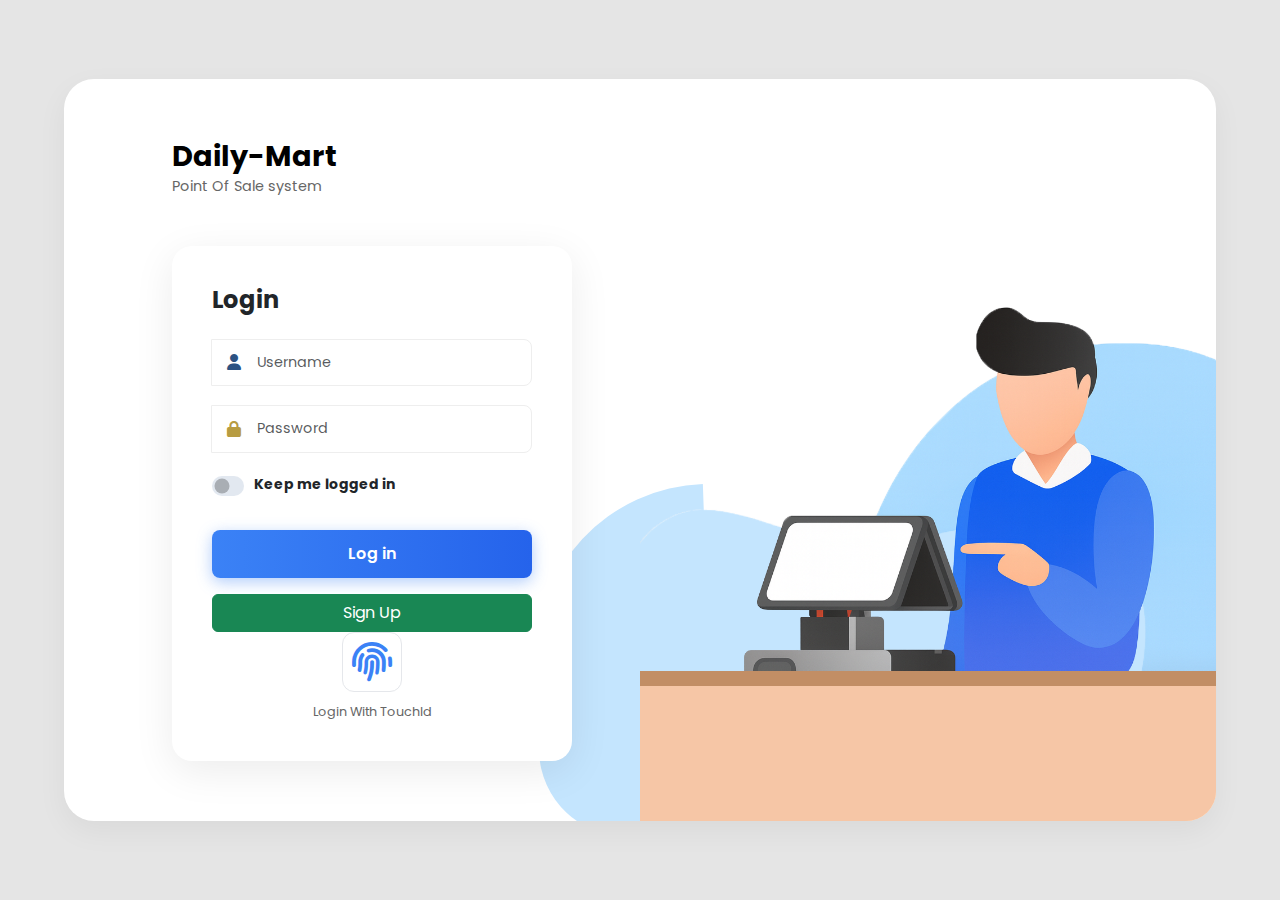
<file: login.html>
<!DOCTYPE html>
<html lang="en">

<head>
    <meta charset="UTF-8">
    <meta name="viewport" content="width=device-width, initial-scale=1.0">
    <title>Login - Daily-Mart</title>

    <link href="https://cdn.jsdelivr.net/npm/bootstrap@5.3.2/dist/css/bootstrap.min.css" rel="stylesheet" />
    <link rel="stylesheet" href="https://cdnjs.cloudflare.com/ajax/libs/font-awesome/6.4.0/css/all.min.css">
    <link href="https://fonts.googleapis.com/css2?family=Poppins:wght@300;400;500;600;700&display=swap"
        rel="stylesheet">
    <link rel="stylesheet" href="./assets/css/style.css">
</head>

<body>
    <div class="main-container row g-0">
        <div class="bg-shape"></div>
        <div class="col-lg-6 left-section d-flex flex-column justify-content-center">
            <div class="ps-lg-5">
                <h1 class="brand-title">Daily-Mart</h1>
                <p class="brand-subtitle">Point Of Sale system</p>

                <div class="login-card mt-4">
                    <h2 class="login-header">Login</h2>
                    <form>
                        <div class="input-group">
                            <i class="fas fa-user input-icon"></i>
                            <input id="txtUsername" class="form-control" placeholder="Username" required>
                        </div>

                        <div class="input-group">
                            <i class="fas fa-lock input-icon"></i>
                            <input id="txtPassword" type="password" class="form-control" placeholder="Password"
                                required>
                        </div>

                        <div class="d-flex align-items-center mb-3">
                            <div class="form-check form-switch">
                                <input class="form-check-input" type="checkbox" id="keepLogged">
                                <label class="form-check-label small fw-bold" for="keepLogged">Keep me logged in</label>
                            </div>
                        </div>

                        <button id="btnLogin" class="btn btn-primary login-btn w-100 mb-3" onclick="handleLogin()">Log in</button>
                        <button id="btnSignup" class="btn btn-success signup-btn w-100 mt-0" onclick="redirectToSignup()">Sign Up</button>

                        <div class="touch-id-section">
                            <div class="fingerprint-icon">
                                <i class="fas fa-fingerprint"></i>
                            </div>
                            <span>Login With TouchId</span>
                        </div>
                    </form>
                </div>
            </div>
        </div>

        <div class="col-lg-6 right-section">

            <img src="./assets/images/user.png" alt="User Illustration" class="illustration-img">
            <div class="desk"></div>
        </div>
    </div>

    <script src="./assets/js/auth.js"></script>
    <script>
        function redirectToSignup() {
            window.location.href = 'signup.html';
        }
    </script>
</body>

</html>
</file>
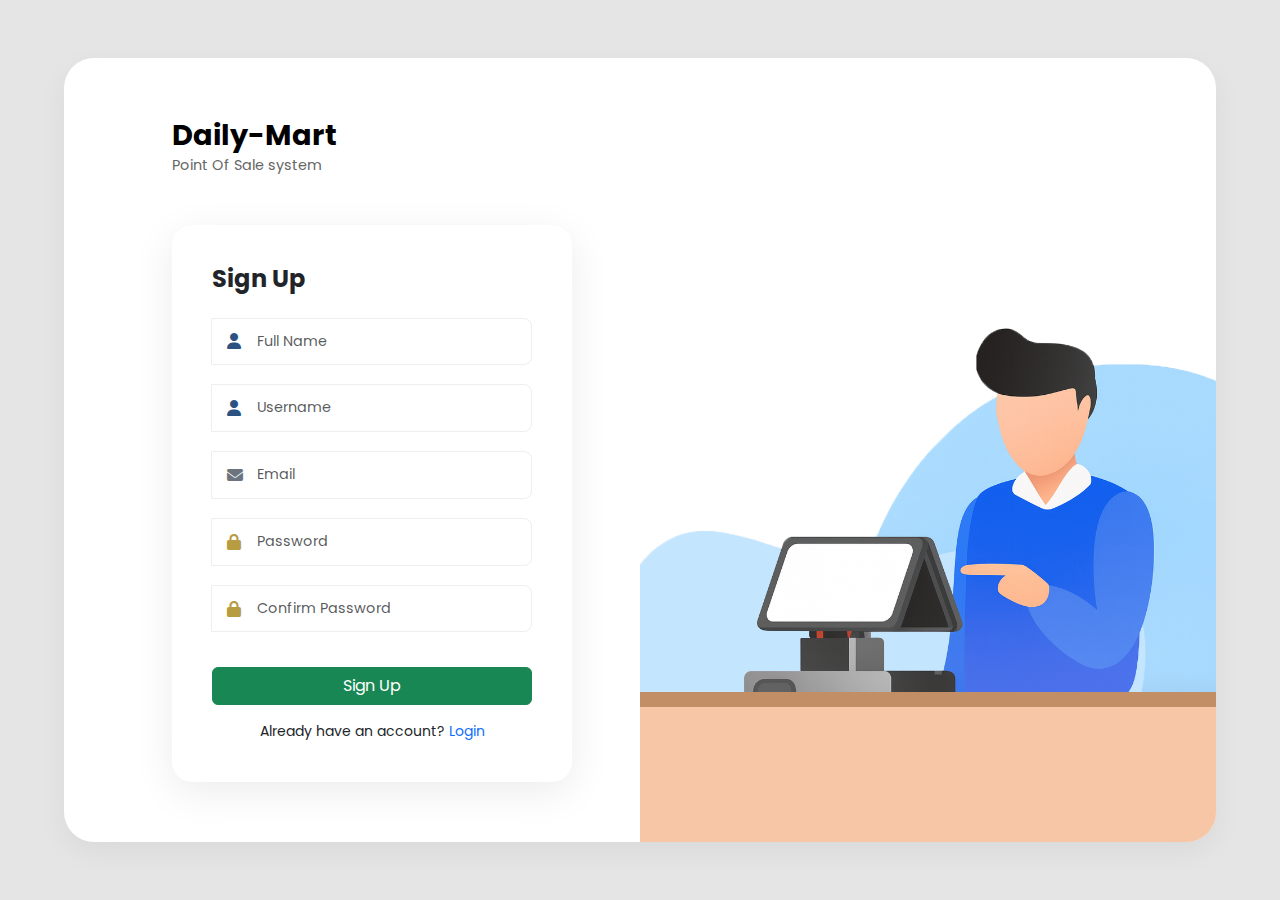
<file: signup.html>
<!DOCTYPE html>
<html lang="en">

<head>
    <meta charset="UTF-8">
    <meta name="viewport" content="width=device-width, initial-scale=1.0">
    <title>Daily Mart</title>

    <link href="https://cdn.jsdelivr.net/npm/bootstrap@5.3.2/dist/css/bootstrap.min.css" rel="stylesheet" />
    <link rel="stylesheet" href="https://cdnjs.cloudflare.com/ajax/libs/font-awesome/6.4.0/css/all.min.css">
    <link href="https://fonts.googleapis.com/css2?family=Poppins:wght@300;400;500;600;700&display=swap"
        rel="stylesheet">
    <link rel="stylesheet" href="./assets/css/style.css">
</head>

<body>

    <div class="main-container row g-0">
        <div class="bg-shape-signup"></div>

        <div class="col-lg-6 left-section d-flex flex-column justify-content-center">
            <div class="ps-lg-5">
                <h1 class="brand-title">Daily-Mart</h1>
                <p class="brand-subtitle">Point Of Sale system</p>

                <div class="login-card mt-4">
                    <h2 class="login-header">Sign Up</h2>
                    <form>
                        <div class="input-group">
                            <i class="fas fa-user input-icon"></i>
                            <input id="txtFullName" type="text" class="form-control" placeholder="Full Name" required>
                        </div>

                        <div class="input-group">
                            <i class="fas fa-user input-icon"></i>
                            <input id="txtUsername" type="text" class="form-control" placeholder="Username" required>
                        </div>

                        <div class="input-group">
                            <i class="fas fa-envelope input-icon"></i>
                            <input id="txtEmail" type="email" class="form-control" placeholder="Email" required>
                        </div>

                        <div class="input-group">
                            <i class="fas fa-lock input-icon"></i>
                            <input id="txtPassword" type="password" class="form-control" placeholder="Password" required>
                        </div>

                        <div class="input-group">
                            <i class="fas fa-lock input-icon"></i>
                            <input id="txtConfirmPassword" type="password" class="form-control"
                                placeholder="Confirm Password" required>
                        </div>

                        <button id="btnSignup" class="btn btn-success signup-btn w-100 mt-3 mb-3" onclick="handleSignUp()">Sign Up</button>

                        <div class="text-center small">
                            Already have an account? <a href="login.html" class="text-decoration-none">Login</a>
                        </div>

                    </form>
                </div>
            </div>
        </div>

        <div class="col-lg-6 right-section">
            <img src="./assets/images/user.png" alt="User Illustration" class="illustration-img">
            <div class="desk"></div>
        </div>
    </div>

    <script src="https://cdn.jsdelivr.net/npm/bootstrap@5.3.2/dist/js/bootstrap.bundle.min.js"></script>
    <script src="./assets/js/auth.js"></script>
</body>

</html>
</file>
<file: assets/css/style.css>
body {
    background-color: #e5e5e5;
    font-family: "Poppins", sans-serif;
    min-height: 100vh;
    display: flex;
    align-items: center;
    justify-content: center;
}

.main-container {
    background: #fff;
    border-radius: 30px;
    box-shadow: 0 10px 30px rgba(0, 0, 0, 0.05);
    overflow: hidden;
    width: 90%;
    max-width: 1200px;
    min-height: 700px;
    position: relative;
}

.left-section {
    padding: 60px;
    position: relative;
    z-index: 2;
}

.brand-title {
    font-weight: 700;
    font-size: 1.8rem;
    color: #000;
    margin-bottom: 0.2rem;
}

.brand-subtitle {
    color: #666;
    font-size: 0.9rem;
    margin-bottom: 3rem;
}

.login-card {
    background: #fff;
    border-radius: 20px;
    padding: 40px;
    box-shadow: 0 10px 40px rgba(0, 0, 0, 0.08);
    max-width: 400px;
}

.login-header {
    font-weight: 700;
    font-size: 1.5rem;
    margin-bottom: 1.5rem;
}

.form-control {
    border: 1px solid #eee;
    padding: 12px 15px;
    padding-left: 45px;
    border-radius: 8px;
    font-size: 0.9rem;
    background-color: #fff;
}

.form-control:focus {
    box-shadow: none;
    border-color: #3b82f6;
}

.input-group {
    position: relative;
    margin-bottom: 1.2rem;
}

.input-icon {
    position: absolute;
    left: 15px;
    top: 50%;
    transform: translateY(-50%);
    color: #6c757d;
    z-index: 10;
}

.fa-user {
    color: #2c5282;
}

.fa-lock {
    color: #b79c42;
}

.form-check-input {
    width: 40px;
    height: 20px;
    margin-right: 10px;
    cursor: pointer;
    background-color: #e2e8f0;
    border: none;
}

.form-check-input:checked {
    background-color: #10b981;
    border-color: #10b981;
}

.login-btn {
    background: linear-gradient(90deg, #4facfe 0%, #00f2fe 100%);
    background: linear-gradient(to right, #3b82f6, #2563eb);
    border: none;
    border-radius: 8px;
    padding: 12px;
    font-weight: 600;
    font-size: 1rem;
    margin-top: 1rem;
    margin-bottom: 1.5rem;
    box-shadow: 0 4px 15px rgba(59, 130, 246, 0.4);
}

.login-btn:hover {
    background: linear-gradient(to right, #2563eb, #1d4ed8);
}

.touch-id-section {
    text-align: center;
    color: #666;
    font-size: 0.8rem;
    display: flex;
    flex-direction: column;
    align-items: center;
    gap: 10px;
}

.fingerprint-icon {
    font-size: 2.5rem;
    color: #3b82f6;
    border: 1px solid #e5e7eb;
    padding: 10px;
    border-radius: 12px;
    width: 60px;
    height: 60px;
    display: flex;
    align-items: center;
    justify-content: center;
}

.right-section {
    position: relative;
    overflow: hidden;
    display: flex;
    align-items: flex-end;
    justify-content: center;
    padding-bottom: 0;
}

.blue-blob {
    position: absolute;
    top: 10%;
    right: 10%;
    width: 400px;
    height: 400px;
    background-color: #93c5fd;
    border-radius: 50%;
    z-index: 0;
    opacity: 0.5;
    filter: blur(40px);
}

.bg-shape {
    transform: rotate(-2deg);
    position: absolute;
    top: 55%;
    right: 44%;
    width: 15%;
    height: 47%;
    background: #c4e5fe;
    border-top-left-radius: 400px;
    border-bottom-left-radius: 200px;
    z-index: 1;
}

.illustration-img {
    position: relative;
    z-index: 1;
    max-width: 100%;
    height: auto;
    margin-bottom: -5px;
}

.desk {
    position: absolute;
    bottom: 0;
    left: 0;
    width: 100%;
    height: 150px;
    background-color: #f6c6a6;
    z-index: 1;
    border-top: 15px solid #c28e65;
}

@media (max-width: 991px) {
    .main-container {
        flex-direction: column;
        height: auto;
    }

    .right-section {
        height: 400px;
        margin-top: 20px;
    }

    .login-card {
        margin: 0 auto;
    }

    .left-section {
        text-align: center;
        padding: 30px;
    }

    .brand-title,
    .brand-subtitle {
        text-align: center;
    }
}
</file>
